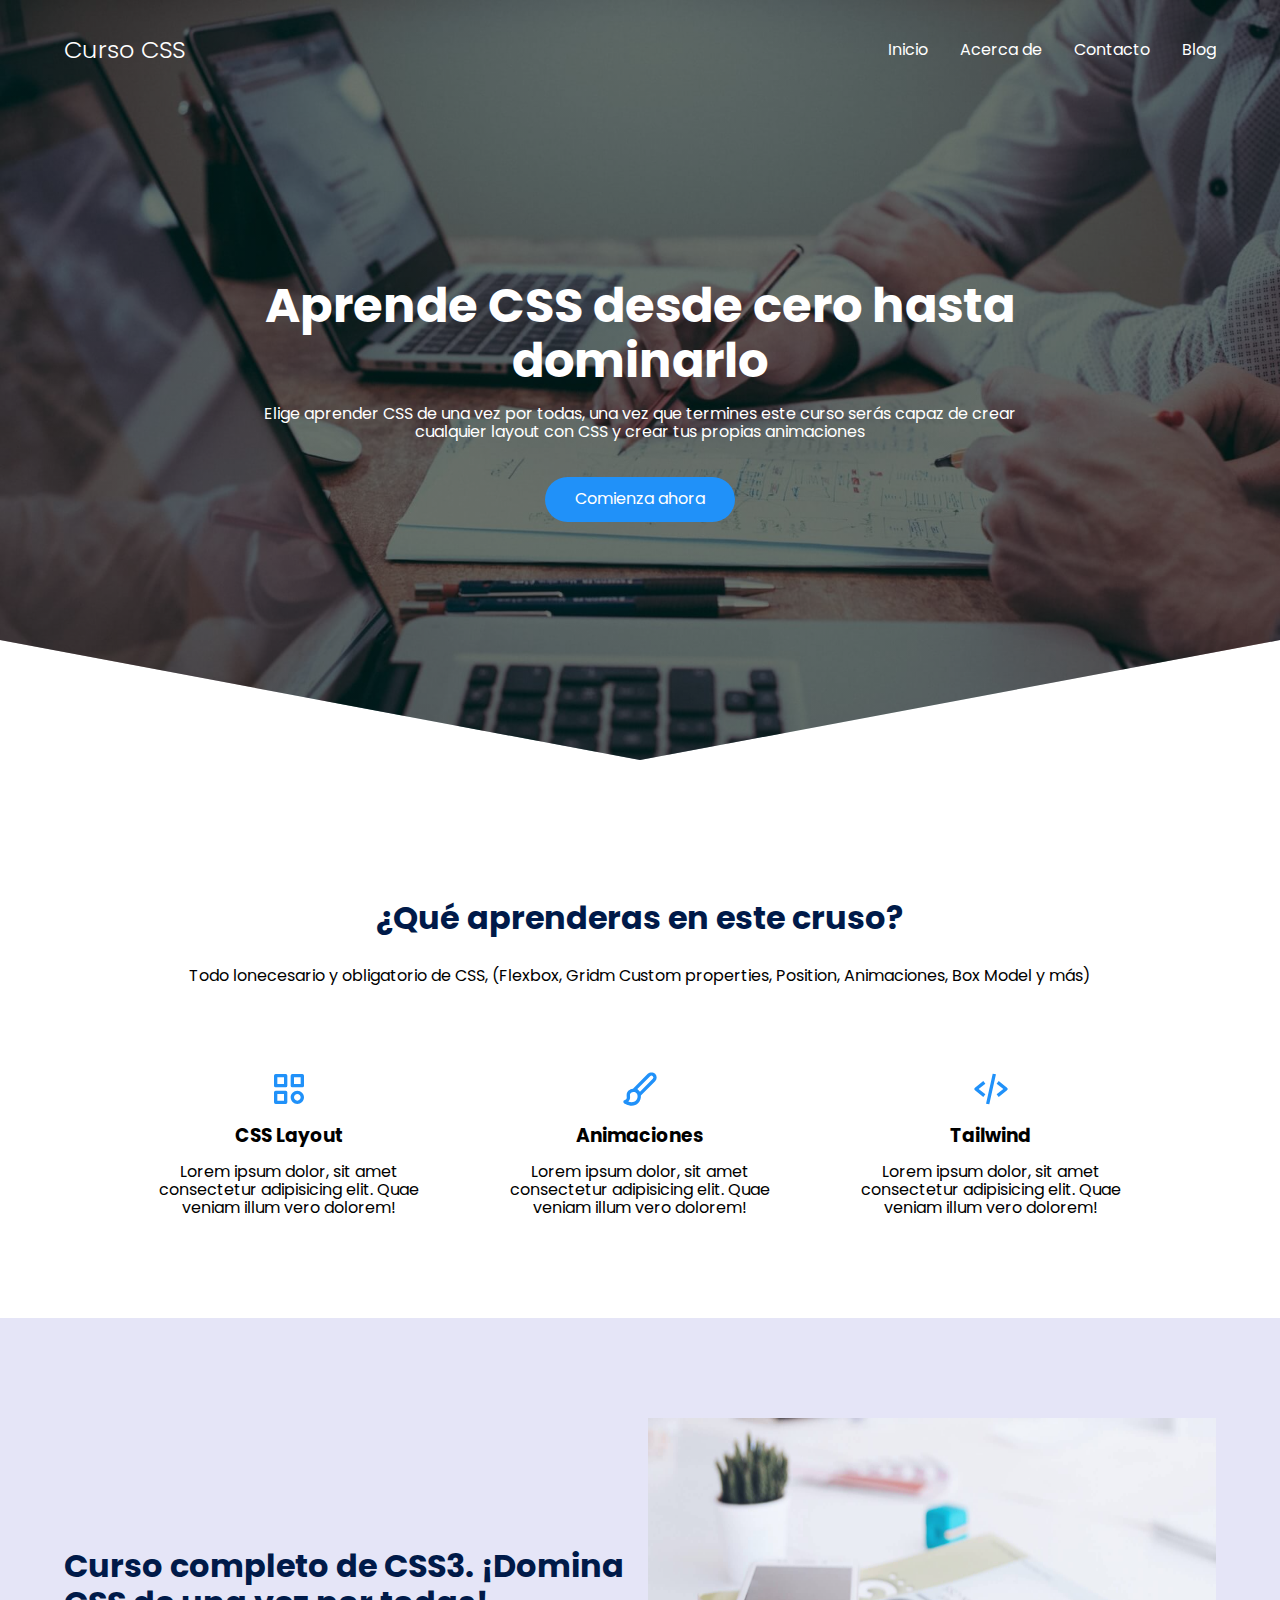
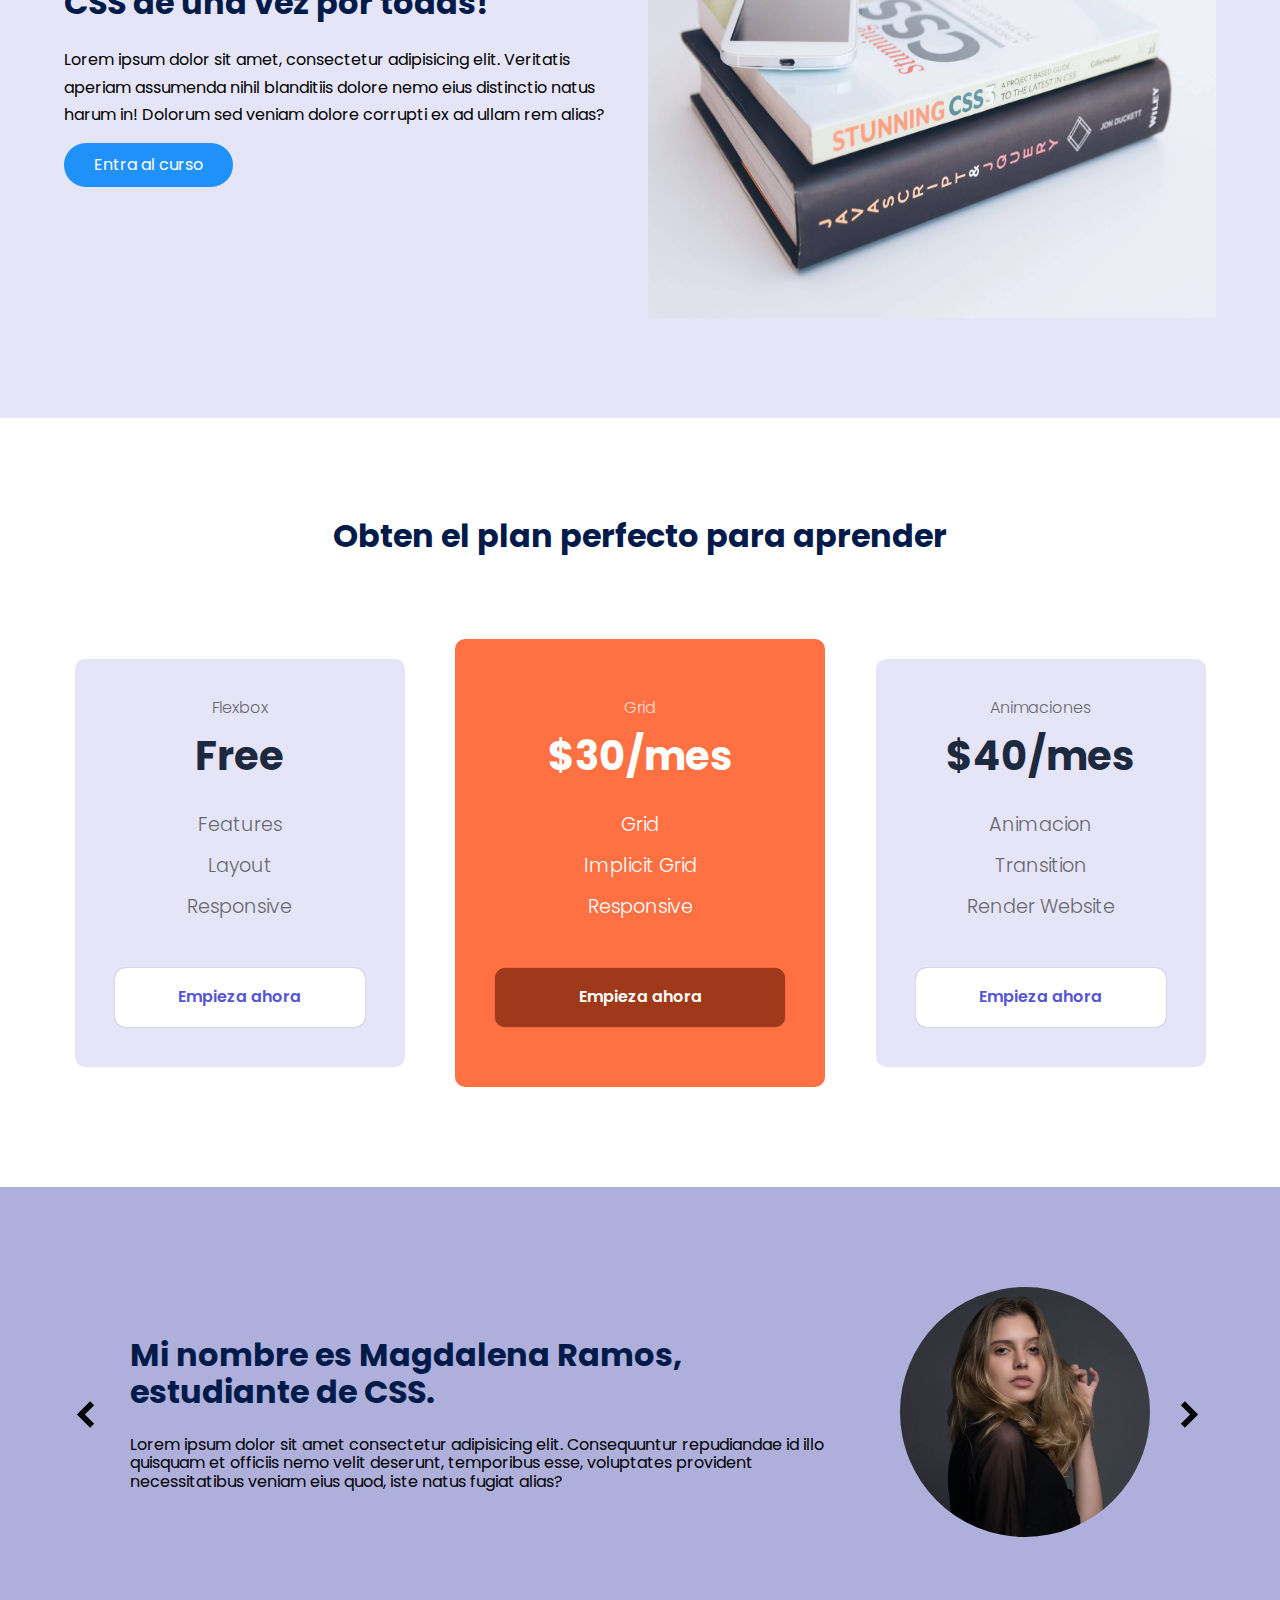
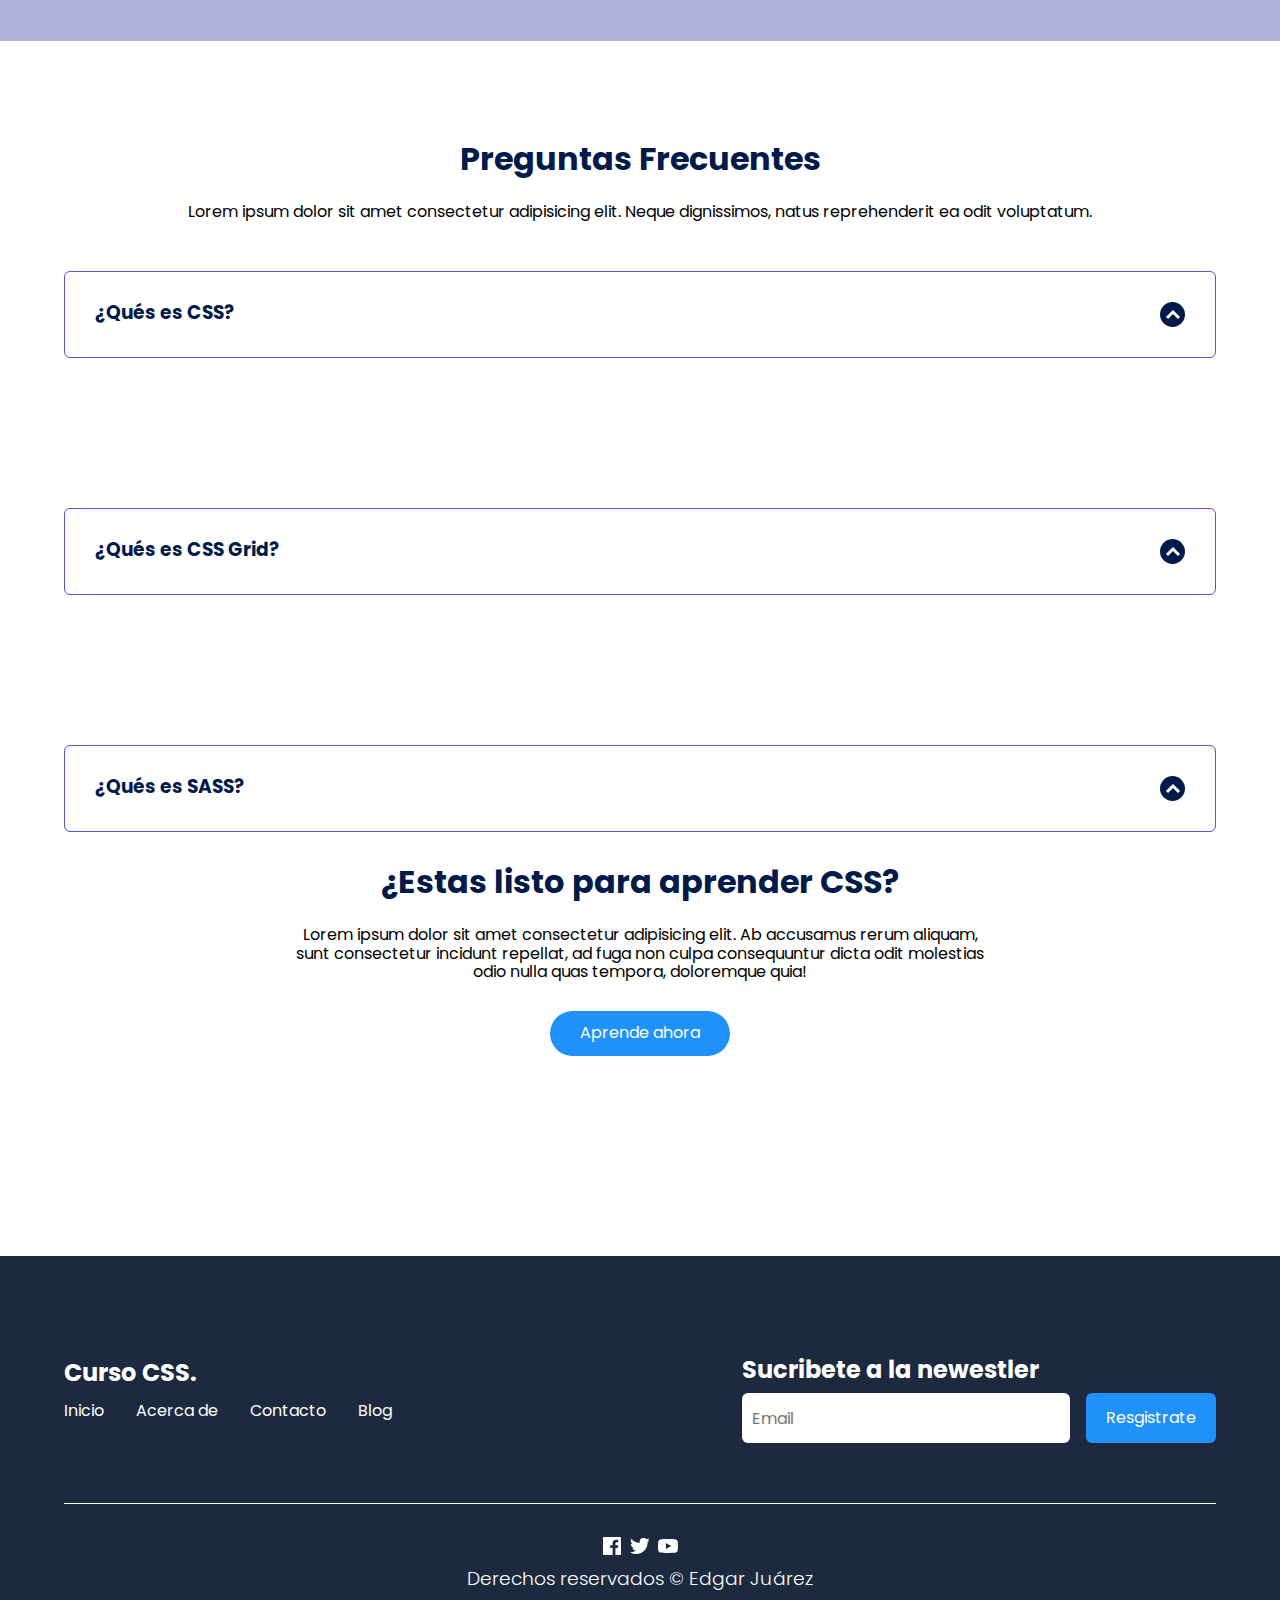
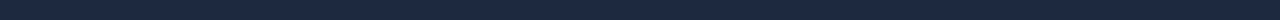
<file: DOS/index.html>
<!DOCTYPE html>
<html lang="es">
<head>
    <meta charset="UTF-8">
    <meta http-equiv="X-UA-Compatible" content="IE=edge">
    <meta name="viewport" content="width=device-width, initial-scale=1.0">
    <title>StudioIT </title>
    <link rel="stylesheet" href="./css/normalize.css">
    <link rel="shortcut icon" href="./img/favicon.jpg" type="image/x-icon">
    <link rel="stylesheet" href="./css/index.css">
</head>
<body>
    <header class="hero">
        <nav class="nav container">
            <div class="nav_logo">
                <h2 class="nav_title">Curso CSS</h2>
            </div>
            <ul class="nav_link nav_link--menu">
                <li class="nav_items">
                    <a href="" class="nav_links">Inicio</a>
                </li>
                <li class="nav_items">
                    <a href="" class="nav_links">Acerca de</a>
                </li>
                <li class="nav_items">
                    <a href="" class="nav_links">Contacto</a>
                </li>
                <li class="nav_items">
                    <a href="" class="nav_links">Blog</a>
                </li>

                <img src="./img/close.svg" class="nav_close" >
            </ul>
            <div class="nav_menu">
                <img src="./img/menu.svg" alt="" class="nav_img">
            </div>
        </nav>
        <section class="hero_container container">
            <h1 class="hero_title">Aprende CSS desde cero hasta dominarlo </h1>
            <p class="hero_paragraph">Elige aprender CSS de una vez por todas, una vez que termines este curso serás capaz de crear cualquier layout con CSS y crear tus propias animaciones</p>
            <a href="#" class="cta">Comienza ahora</a>

        </section>

    </header>
    <main>
        <section class="container about">
            <h1 class="subtitle">¿Qué aprenderas en este cruso?</h1>
            <p class="about_paragraph" >Todo lonecesario y obligatorio de CSS, (Flexbox, Gridm Custom properties, Position, Animaciones, Box Model y más)</p>

            <div class="about_main">
                <article class="about_icons">
                    <img src="./img/layout.svg" class="about_icon" alt="">
                    <h3 class="about_title">CSS Layout</h3>
                    <p class="about_paragra">Lorem ipsum dolor, sit amet consectetur adipisicing elit. Quae veniam illum vero dolorem!</p>
                </article>
            
                <article class="about_icons">
                    <img src="./img/pincel.svg" class="about_icon" alt="">
                    <h3 class="about_title">Animaciones</h3>
                    <p class="about_paragra">Lorem ipsum dolor, sit amet consectetur adipisicing elit. Quae veniam illum vero dolorem!</p>
                </article>
            
                <article class="about_icons">
                    <img src="./img/code.svg" class="about_icon" alt="">
                    <h3 class="about_title">Tailwind</h3>
                    <p class="about_paragra">Lorem ipsum dolor, sit amet consectetur adipisicing elit. Quae veniam illum vero dolorem!</p>
                </article>
            </div>
        </section>

        <section class="knowledge">
            <div class="knowledge_container container">
                <div class="knowledge_text">
                    <h2 class="subtitle">Curso completo de CSS3. ¡Domina CSS de una vez por todas!</h2>
                    <p class="knowledge_paragraph">Lorem ipsum dolor sit amet, consectetur adipisicing elit. Veritatis aperiam assumenda nihil blanditiis dolore nemo eius distinctio natus harum in! Dolorum sed veniam dolore corrupti ex ad ullam rem alias?</p>
                    <a href="#" class="cta">Entra al curso</a>
                </div>

                <figure class="knowledge_picture">
                    <img src="./img/css.jpg" alt="desarrollo" class="knowledge_img">

                </figure>
            </div>

        </section>

        <section class="price container">
            <h2 class="subtitle">Obten el plan perfecto para aprender</h2>
            <div class="price_table">
                <div class="price_element">
                    <p class="price_name">Flexbox</p>
                    <h3 class="price_price">Free</h3>
                    <div class="price_items">
                        <p class=price_features">Features</p>
                        <p class=price_features">Layout</p>
                        <p class=price_features">Responsive</p>
                    </div>
                    <a href="#" class="price_cta">Empieza ahora</a>
                </div>

                <div class="price_element price_element--best">
                    <p class="price_name">Grid</p>
                    <h3 class="price_price">$30/mes</h3>
                    <div class="price_items">
                        <p class=price_features">Grid</p>
                        <p class=price_features">Implicit Grid</p>
                        <p class="price_features">Responsive</p>
                    </div>
                    <a href="#" class="price_cta">Empieza ahora</a>
                </div>

                <div class="price_element">
                    <p class="price_name">Animaciones</p>
                    <h3 class="price_price">$40/mes</h3>
                    <div class="price_items">
                        <p class="price_features">Animacion</p>
                        <p class="price_features">Transition</p>
                        <p class="price_features">Render Website</p>
                    </div>
                    <a href="#" class="price_cta">Empieza ahora</a>
                </div>


            </div>
        </section>

        <section class="testimony">
            <div class="testimony_container container">
                <img src="./img/leftarrow.svg" class="testimony_arrow" id="before" >
                <section class="testimony_body testimony_body--show" data-id="1">
                    <div class="testimony_texts">
                        <h2 class="subtitle">Mi nombre es Magdalena Ramos, <span class="testimony_course">estudiante de CSS.</span></h2>
                        <p class="testimony_review">Lorem ipsum dolor sit amet consectetur adipisicing elit. Consequuntur repudiandae id illo quisquam et officiis nemo velit deserunt, temporibus esse, voluptates provident necessitatibus veniam eius quod, iste natus fugiat alias?</p>
                    </div>
                    <figure class="testimony_picture">
                        <img src="./img/face1.jpg" alt="testimonio" class="testimony_img">
                    </figure>
                </section>
                 <section class="testimony_body " data-id="2"> 
                    <div class="testimont_text">
                        <h2 class="subtitle">Mi nombre es Edgar Juárez, <span class="testimony_course">estudiante de CSS.</span></h2>
                        <p class="testimony_review">Lorem ipsum dolor sit amet, consectetur adipisicing elit. Voluptas dolor odio eaque neque magnam quia nam dolore dolorem qui et.</p>
                    </div>
                    <figure class="testimony_picture">
                        <img src="./img/face2.jpg" alt="testimonio" class="testimony_img">
                    </figure>
                </section>
                <section class="testimony_body " data-id="3">
                    <div class="testimont_text">
                        <h2 class="subtitle">Mi nombre es Esteban Hernandez, <span class="testimony_course">estudiante de CSS.</span></h2>
                        <p class="testimony_review">Lorem ipsum dolor sit amet, consectetur adipisicing elit. Nisi totam reprehenderit nobis laudantium voluptates repellat?</p>
                    </div>
                    <figure class="testimony_picture">
                        <img src="./img/face3.jpg" alt="testimonio" class="testimony_img">
                    </figure>
                </section> 
                <img src="./img/arrowright.svg" class="testimony_arrow" id="next" >
            </div>
        </section>

        <section class="questions container">
            <h2 class="subtitle">Preguntas Frecuentes</h2>
            <p class="questions_paragraph">Lorem ipsum dolor sit amet consectetur adipisicing elit. Neque dignissimos, natus reprehenderit ea odit voluptatum.</p>

            <section class="questions_container">
                <article class="questions_padding">
                    <div class="questions_answer">
                        <h3 class="questions_title">¿Qués es CSS?
                        <span class="questions_arrow">
                            <img src="./img/arrow.svg" class="questions_img">
                        </span>
                        </h3>

                        <p class="questions_show">Lorem, ipsum dolor sit amet consectetur adipisicing elit. Veniam dolore, tempora non minus expedita pariatur repudiandae aperiam quis excepturi corrupti natus quod modi, debitis explicabo voluptate illo odit itaque cumque corporis. Repudiandae harum sunt aspernatur veniam ipsam architecto quo libero!</p>
                    </div>
                </article>
            </section>
            <section class="questions_container">
                <article class="questions_padding">
                    <div class="questions_answer">
                        <h3 class="questions_title">¿Qués es CSS Grid?
                        <span class="questions_arrow">
                            <img src="./img/arrow.svg" class="questions_img">
                        </span>
                        </h3>

                        <p class="questions_show">Lorem ipsum dolor sit amet consectetur adipisicing elit. Ratione dolores quis ad unde, perspiciatis, ipsam deserunt ex explicabo, at nostrum quia? Magnam inventore a est sed itaque! Iste natus vitae suscipit dignissimos cupiditate quod nostrum culpa, modi nam beatae impedit!</p>
                    </div>
                </article>
            </section>
            <section class="questions_container">
                <article class="questions_padding">
                    <div class="questions_answer">
                        <h3 class="questions_title">¿Qués es SASS?
                        <span class="questions_arrow">
                            <img src="./img/arrow.svg" class="questions_img">
                        </span>
                        </h3>

                        <p class="questions_show">Lorem ipsum dolor, sit amet consectetur adipisicing elit. Dolorum dolor rerum soluta labore neque assumenda eius id laboriosam perspiciatis praesentium, illo voluptas veniam quis? Libero dolores assumenda sit eius, atque sequi aperiam beatae impedit inventore deserunt, cupiditate, quas perspiciatis illo!</p>
                    </div>
                </article>

                <section class="questions_offer">
                    <h2 class="subtitle">¿Estas listo para aprender CSS?</h2>
                    <p class="questions_copy">Lorem ipsum dolor sit amet consectetur adipisicing elit. Ab accusamus rerum aliquam, sunt consectetur incidunt repellat, ad fuga non culpa consequuntur dicta odit molestias odio nulla quas tempora, doloremque quia!</p>
                    <a href="#" class="cta">Aprende ahora</a>
                </section>

            </section>
        </section>

        <footer class="footer">
            <section class="footer_container container">
                <nav class="nav nav--footer">
                    <h2 class="footer_title">Curso CSS.</h2>

                    <ul class="nav_link nav_link--footer">
                        <li class="nav_items">
                            <a href="" class="nav_links">Inicio</a>
                        </li>
                        <li class="nav_items">
                            <a href="" class="nav_links">Acerca de</a>
                        </li>
                        <li class="nav_items">
                            <a href="" class="nav_links">Contacto</a>
                        </li>
                        <li class="nav_items">
                            <a href="" class="nav_links">Blog</a>
                        </li>
                    </ul>
                </nav>
                <form class="footer_form">
                    <h2 class="footer_newsletter">Sucribete a la newestler</h2>
                    <div class="footer_inputs">
                        <input type="email" placeholder="Email" class="footer_input">
                        <input type="submit" value="Resgistrate" class="footer_submit">
                    </div>
                </form>
            </section>
            <section class="footer_copy container">
                <div class="footer_social">
                    <a href="" class="footer_icons"><img src="./img/facebook.svg" alt=""></a>
                    <a href="" class="footer_icons"><img src="./img/twitter.svg" alt=""></a>
                    <a href="" class="footer_icons"><img src="./img/youtube.svg" alt=""></a>
                </div>

                <h3 class="footer_copyright">Derechos reservados &copy; Edgar Juárez</h3>
            </section>
        </footer>
    </main>

     <script src="./js/slider.js"></script>
     <script src="./js/questions.js"></script>
     <script src="./js/menu.js"></script>
</body>
</html>
</file>
<file: DOS/css/index.css>
@import url('https://fonts.googleapis.com/css2?family=Poppins:wght@300;400;600;700&display=swap');

:root{
  --padding-container: 100px 0;
  --color-title: #001a49;
}

body{
 font-family: 'Poppins', sans-serif;
}
.container{
  width: 90%;
  max-width: 1200px;
  margin: 0 auto ;
  overflow: hidden;
  padding: var(--padding-container);
}
.hero{
  width: 100%;
  height: 100vh;
  min-height: 600px;
  max-height: 800px;
  position: relative;
  display: grid;
  grid-template-rows: 100px 1fr;
  color: #fff;
  
}
.hero::before{
  content: '';
  position: absolute;
  top: 0;
  left: 0;
  width: 100%;
  height: 100%;
  background-image: linear-gradient(180deg, #0000008c 0%, #0000008c 100% ), url(../img/computer.jpg);
  background-size: cover;
  clip-path: polygon(0 0, 100% 0, 100% 80%, 50% 95%, 0 80%);
  z-index: -1;
  
}
.nav{
  --padding-container: 0;
  height: 100%;
  display: flex;
  align-items: center;
}
.nav_title{
  font-weight: 300;

}
.nav_link{
  margin-left: auto;
  padding: 0;
  display: grid;
  grid-auto-flow: column;
  grid-auto-columns: max-content;
  gap: 2em;
}

.nav_items{
  list-style: none;
}


.nav_links{
  color: #fff;
  text-decoration: none;
}

.nav_menu{
  margin-left: auto;
  cursor: pointer;
  display: none;
}

.nav_img{
  display: block;
  width: 30px;
}
.nav_close{
  display: var(--show, none);
}
.hero_container{
  max-width: 800px;
  --padding-container:0;
  display: grid;
  grid-auto-rows: max-content;
  align-content: center;
  gap: 1em;
  padding-bottom: 100px;
  text-align: center;

}
.hero_title{
  font-size: 3rem;
}
.hero_paragraph{
  margin-bottom: 20px;
}
.cta{
  display: inline-block;
  background-color: #2091f9;
  justify-self: center;
  color: #fff;
  text-decoration: none;
  padding: 13px 30px;
  border-radius: 32px;
}
/* about */

.about{
  text-align: center;
}
.subtitle{
  color: var(--color-title);
  font-size: 2rem;
  margin-bottom: 25px;
}

.about_paragraph{
  line-height: 1.7;
}
.about_main{
  padding-top: 80px;
  display: grid;
  width: 90%;
  margin: 0 auto;
  gap: 1em;
  overflow: hidden;
  grid-template-columns: repeat(auto-fit, minmax(260px, auto));
}

.about_icons{
  display: grid;
  gap: 1em;
  justify-items: center;
  width: 260px;
  overflow: hidden;
  margin: auto;
}
.about_icon{
  width: 40px;
}

/* knowledge */
.knowledge{
  background-color: #e5e5f7;
  background-image:  radial-gradient(#444cf7 0.5px, transparent 0.5px), radial-gradient(#444cf7 0.5px, #e5e5f7 0.5px);
  background-size: 20px 20px;
  background-position: 0 0,10px 10px;
  overflow: hidden;
}

.knowledge_container{
  display: grid;
  grid-template-columns: 1fr 1fr;
  gap: 1em;
  align-items: center;
}
.knowledge_picture{
  max-width: 50px;

}

.knowledge_paragraph{
  line-height: 1.7;
  margin-bottom: 15px;
}

.knowledge_img{
  width: 600px;
  height: 500px;
  display: block;
}
/* price */
.price{
  text-align: center;
}
.price_table{
  padding-top: 60px;
  display: flex;
  flex-wrap: wrap;
  gap: 2.5em;
  justify-content: space-evenly;
  align-items: center;
}
.price_element{
  background-color: #e5e5f7;
  text-align: center;
  border-radius: 10px;
  width: 330px;
  padding: 40px;
  --color-plan: #696871;
  --color-price: #1d293f;
  --bg-cta: #fff;
  --color-cta: #5454d4;
  --color-items: #696871;

}
.price_element--best{
  width: 370px;
  padding: 60px 40px;
  background-color: #ff7143;
  --color-plan: rgb(255 255 255 / 75%);
  --color-price: #fff;
  --bg-cta: #9f3919;
  --color-cta: #fff;
  --color-items: #fff;
}


.price_name{
  color: var(--color-plan);
  margin-bottom: 15px;
  font-weight: 300; 
}
.price_price{
  font-size: 2.5rem;
  color: var(--color-price);
}
.price_items{
  padding-top: 35px;
  display: grid;
  gap: 1em;
  font-weight: 300;
  font-size: 1.2rem;
  margin-bottom: 50px;
  color: var(--color-items);

}
.price_cta{
  display: block;
  padding: 20px 0;
  border-radius: 10px;
  text-decoration: none;
  background-color: var(--bg-cta);
  font-weight: 600;
  color: var(--color-cta);
  box-shadow: 0 0 1px rgba(0, 0, 0, .5);
}
/* testimony */
.testimony{
  background-color: #afafdc;
}
.testimony_container{
  display: grid;
  grid-template-columns: 50px 1fr 50px;
  gap: 1em;
  align-items: center;
}
.testimony_body{
  display: grid;
  grid-template-columns: 1fr max-content;
  justify-content: space-evenly;
  align-items: center;
  gap: 2em;
  grid-column: 2/3;
  grid-row: 1/2;
  opacity: 0;
  pointer-events: none;
}

.testimony_body--show{
  pointer-events: unset;
  opacity: 1;
  transition: opacity 1.5s ease-in-out;
}


.testimony_img{
  width: 250px;
  height: 250px;
  border-radius: 50%;
  object-fit: cover;
  object-position: 50% 40%;
}
.testimony_texts{
  max-width: 700px;
}
.testimony_cors{
  background-color: royalblue;
  color: #fff;
  display: inline-block;
  padding: 5px;
}

.testimony_arrow{
  width: 90%;
  cursor: pointer;
}

.questions{
  text-align: center;

}
.questions_container{
  display: grid;
  gap: 2em;
  padding-top: 50px;
  padding-bottom: 100px;
}
.questions_padding{
  padding: 0 ;
  transition: padding .3s;
  border: 1px solid #5454d4;
  border-radius: 6px;

}
.questions_padding--add{
  padding-bottom: 30px;
}
.questions_answer{
  padding:  0 30px 0;
  overflow: hidden;
}

.questions_title{
  display: flex;
  padding: 30px 0 30px;
  cursor: pointer;
  color: var(--color-title);
  justify-content: space-between;
}

.questions_arrow{
  border-radius: 50%;
  background-color: var(--color-title);
  width: 25px;
  height: 25px;
  display: flex;
  justify-content: center;
  align-items: center;
  align-self: flex-end;
  margin-left: 10px;
  transition: transform .3s;
}
.questions_arrow--rotate{
  transform: rotate(180deg);
}
.questions_show{
  text-align: left;
  height: 0;
  transition: height .3s;
  
}
.questions_img{
  display: block;
}

.questions_copy{
  width: 60%;
  margin: 0 auto;
  margin-bottom: 30px;
}

.footer{
  background-color: #1d293f;
}
.footter_title{
  font-weight: 300;
  font-size: 2rem;
  margin-bottom: 30px;

}
.footer_title, .footer_newsletter{
  color: #fff;
}
.footer_container{
  display: flex;
  justify-content: space-between;
  align-items: center;
  border-bottom: 1px solid #fff;
  padding-bottom: 60px;
}
.nav--footer{
  padding-bottom: 20px;
  display: grid;
  gap: 1em;
  grid-auto-flow: row;
  height: 100%;
}
.nav_link--footer{
  display: flex;
  margin: 0;
  margin-right: 20px;
  flex-wrap: wrap;

}
.footer_inputs{
  margin-top: 10px;
  display: flex;
  overflow: hidden;
}

.footer_input{
  background-color: #fff;
  height: 50px;
  display: block;
  padding-left: 10px;
  border-radius: 6px;
  font-size: 1rem;
  outline: none;
  border: none;
  margin-right: 16px;

}
.footer_submit{
  margin-left: auto;
  display: inline-block;
  height: 50px;
  padding: 0 20px;
  background-color: #2091f9;
  border: none;
  font-size: 1rem;
  color: #fff;
  border-radius: 6px;
}
.footer_copy{
  --padding-container: 30px 0;
  text-align: center;
  color: #fff;
}
.footer_copyright{
  font-weight: 300;
}
.footer_icons{
  display: inline-flex;
  margin-bottom: 10px;
}
.footer_img{
  width: 30px;
}
/* responsive */
@media (max-width:800px) {
  .nav_menu{
    display: block;
  }
  .nav_link--menu{
    position: fixed;
    background-color: #000;
    top: 0;
    left: 0;
    height: 100%;
    width: 100%;
    display: flex;
    flex-direction: column;
    justify-content: space-evenly;
    align-items: center;
    z-index: 100;
    opacity: 0;
    pointer-events: none;
    transition: .7s opacity;
  }
  .nav_link--show{
    --show: block;
    opacity: 1;
    pointer-events: unset;

  }
  .nav_close{
    position: absolute;
    top: 30px;
    right: 30px;
    width: 30px;
    cursor: pointer;

  }
  .hero_tilte{
    font-size: 2.5rem;
  }
  .about_main{
    gap: 2em;
  }
  .about_icons:last-of-type{
    grid-column: 1/-1;

  }
  .knowledge_container{
    grid-template-columns: 1fr;
    grid-template-rows: max-content 1fr;
    gap: 3em;
    text-align: center;
  }


  .knowledge_picture{
    grid-row: 1/2;
    justify-content: center;
  }

  .testimony_container{
    grid-template-columns: 30px 1fr 30px;
  }
  .testimony_body{
    grid-template-columns: 1fr;
    grid-template-rows: max-content max-content;
    gap: 3em;
    justify-items: center;
  }
  .testimony_img{
    width: 200px;
    height: 200px;
  }
  .questions_copy{
    width: 60%;
  }
  .footer_container{
    flex-wrap: wrap;
  }
  .nav--footer{
    width: 100%;
    justify-items: center;
  }
  .nav_link--footer{
    width: 100%;
    justify-content: space-evenly;
    margin: 0;
  }
  .footer_form{
    width: 100%;
    justify-content: space-evenly;
  }
  .footer_input{
    flex: 1;
  }
}

@media (max-width:600px) {
  .hero_title{
    font-size: 2rem;
  }
  .hero_paragraph{
    font-size: 1rem;
  }
  .subtitle{
    font-size: 1.8rem;
  }
  .price_element{
    width: 90%;
  }
  .price_element--best{
    width: 90%;
    padding: 40px;
  }
  .price_price{
    font-size: 2rem;
  }
  .testimony_container{
    grid-template-columns: 28px 1fr 28px;
    gap: .9em;
  }
  .testimony_arrow{
    width: 100%;
  }

  
}
</file>
